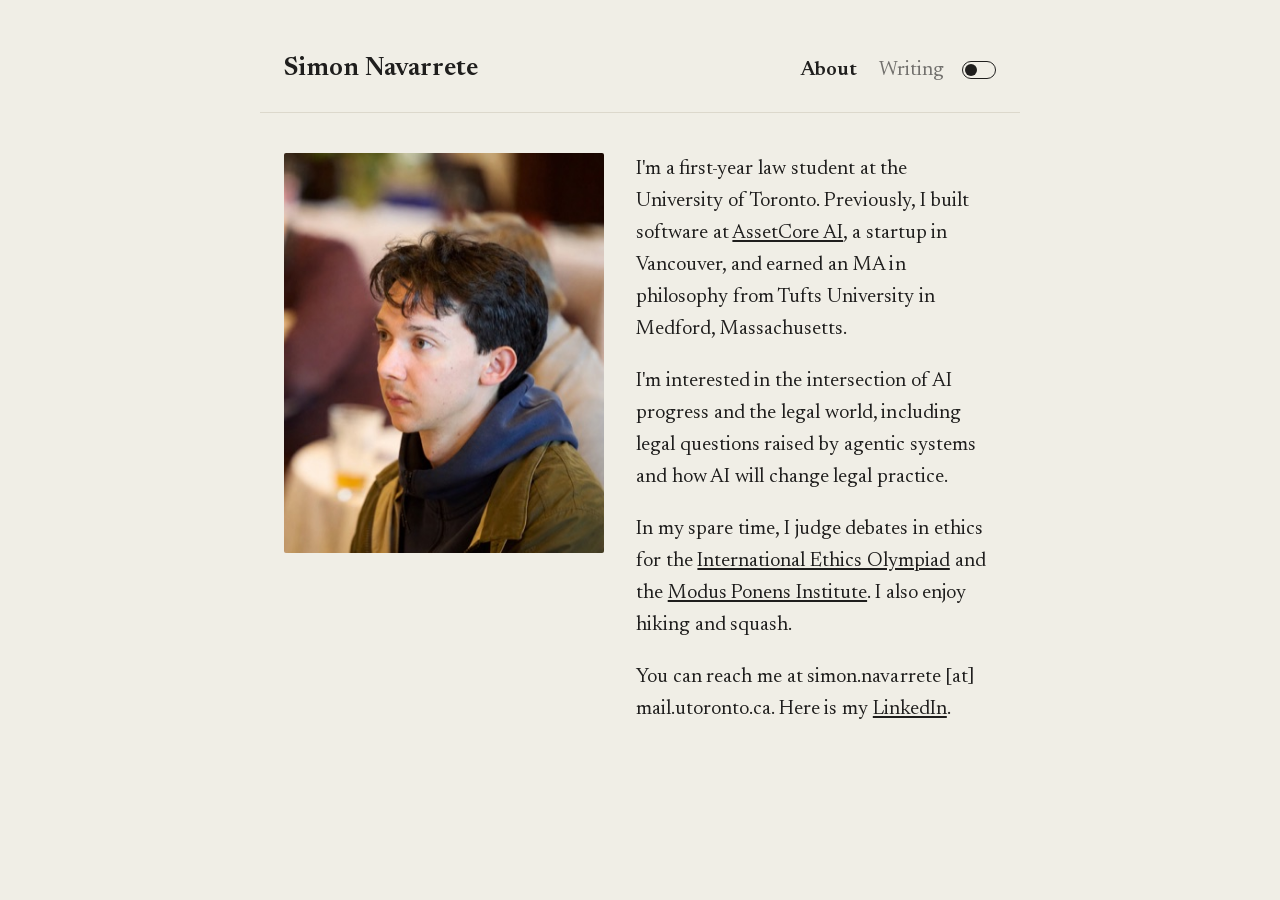
<file: index.html>
<!doctype html>
<html lang="en">
<head>
  <meta charset="utf-8">
  <meta name="viewport" content="width=device-width, initial-scale=1">
  <title>Simon Navarrete</title>
  <link rel="canonical" href="https://simonnavarrete.com/">
  <link rel="icon" type="image/svg+xml" href="data:image/svg+xml,%3Csvg xmlns='http://www.w3.org/2000/svg' viewBox='0 0 256 256'%3E%3Crect width='256' height='256' rx='24' fill='%23F0EFEA'/%3E%3Ctext x='50%25' y='50%25' fill='%23141413' font-family='Times New Roman,serif' font-size='230' font-weight='700' text-anchor='middle' dominant-baseline='central'%3ES%3C/text%3E%3C/svg%3E">
  <link rel="apple-touch-icon" sizes="256x256" href="/assets/icons/s-webclip-256.png">
  <script>
    (function(){
      var t = localStorage.getItem('theme')
        || (matchMedia('(prefers-color-scheme: dark)').matches ? 'dark' : 'light');
      document.documentElement.setAttribute('data-theme', t);
    })();
  </script>
  <link rel="stylesheet" href="/styles.css">
</head>
<body>
  <header class="nav">
    <a class="wordmark" href="/">Simon Navarrete</a>
    <div class="nav-right">
      <nav>
        <a href="/" aria-current="page">About</a>
        <a href="/writing">Writing</a>
      </nav>
      <theme-toggle></theme-toggle>
    </div>
  </header>

  <main>
    <div class="about">
      <img class="portrait" src="/assets/images/portrait.jpg" alt="Simon Navarrete">
      <div class="about-text">
        <p>I'm a first-year law student at the University of Toronto. Previously, I built software at <a href="https://assetcore.ai/" target="_blank" rel="noopener noreferrer">AssetCore AI</a>, a startup in Vancouver, and earned an MA in philosophy from Tufts University in Medford, Massachusetts.</p>
        <p>I'm interested in the intersection of AI progress and the legal world, including legal questions raised by agentic systems and how AI will change legal practice.</p>
        <p>In my spare time, I judge debates in ethics for the <a href="https://ethicsolympiad.org/" target="_blank" rel="noopener noreferrer">International Ethics Olympiad</a> and the <a href="https://www.modusponensinstitute.com/" target="_blank" rel="noopener noreferrer">Modus Ponens Institute</a>. I also enjoy hiking and squash.</p>
        <p>You can reach me at simon.navarrete [at] mail.utoronto.ca. Here is my <a href="https://www.linkedin.com/in/simon-navarrete" target="_blank" rel="noopener noreferrer">LinkedIn</a>.</p>
      </div>
    </div>
  </main>

  <script src="/site.js"></script>
  <script type="module" src="https://static.cloudflareinsights.com/beacon.min.js" data-cf-beacon='{"token": "d3d9da65a55c4f66a4def05b894d01e7"}'></script>
</body>
</html>
</file>
<file: styles.css>
:root{                       /* light — the default */
  --bg:#f0eee6; --ink:#1f1e1d; --hover:#5e5d59;
  --line:#dcd8cc; --maxw:760px;
}
[data-theme="dark"]{
  --bg:#1f1e1d; --ink:#f0eee6; --hover:#b0aea5; --line:#3a3833;
}
@font-face{
  font-family:"Newsreader"; src:url("/assets/fonts/newsreader.woff2") format("woff2");
  font-weight:400 600; font-display:swap;
}
*{box-sizing:border-box;}
body{margin:0; background:var(--bg); color:var(--ink);
  font-family:"Newsreader","Times New Roman",serif;
  font-size:20px; line-height:1.6; font-optical-sizing:auto;}
.nav,main{max-width:var(--maxw); margin:0 auto; padding:0 24px;}
.nav{display:flex; justify-content:space-between; align-items:baseline;
  padding:46px 24px 18px; border-bottom:1px solid var(--line); margin-bottom:40px;}
.nav-right{display:flex; align-items:center; gap:18px;}
.wordmark{font-weight:600; font-size:1.3em; text-decoration:none; color:var(--ink);}
.nav nav a{color:var(--ink); opacity:.6; text-decoration:none; margin-left:18px;
  display:inline-block; padding:8px 0;}                 /* padding = tap target */
.nav nav a[aria-current="page"]{opacity:1; font-weight:600;}
theme-toggle{display:contents;}
.toggle{width:34px; height:18px; border:0; background:none; padding:0;
  display:grid; place-items:center; position:relative; cursor:pointer;}
.toggle-track{display:block; width:34px; height:18px; border:1px solid var(--ink);
  border-radius:999px; background:var(--bg); position:relative;}
.toggle-knob{display:block; position:absolute; left:2px; bottom:2px; width:12px; height:12px;
  border-radius:50%; background:var(--ink); transform:translateX(0);}
.toggle:focus{outline:0;}
[data-theme="dark"] .toggle-track{background:var(--ink);}
[data-theme="dark"] .toggle-knob{background:var(--bg); transform:translateX(16px);}
a{color:var(--ink); text-decoration:underline; text-underline-offset:2px;}
a:not(.wordmark):hover{color:var(--hover);}
img.portrait{width:320px; aspect-ratio:4/5; object-fit:cover;
  border-radius:2px; flex:none;}
.about{display:flex; gap:32px; align-items:flex-start;}  /* image left, text right */
.about-text{flex:1; word-spacing:.035em;}
.about-text>:first-child{margin-top:0;}                  /* align text top with image */
@media (max-width:700px){                                /* mobile */
  .about{flex-direction:column; gap:16px;}               /* stack image + text, center image */
  img.portrait{width:100%; max-width:280px; align-self:center;}
  main{padding:0 20px;}
  .nav{display:block; position:sticky; top:0; z-index:10;
    background:var(--bg); padding:18px 20px 10px; margin-bottom:32px;}
  .wordmark{display:flex; align-items:center; min-height:44px; padding-right:60px;
    white-space:nowrap; font-size:clamp(30px, 8.2vw, 32px); line-height:1.1;}
  .nav-right{display:block;}
  .nav nav{display:flex; align-items:center; gap:28px; min-height:44px; margin-top:4px;}
  .nav nav a{margin-left:0; padding:10px 0; font-size:19px; line-height:24px;}
  .toggle{position:absolute; top:18px; right:18px; width:44px; height:44px;
    border:0; background:none;}
  .toggle-track{width:40px; height:20px;}
  .toggle-knob{width:14px; height:14px;}
  [data-theme="dark"] .toggle-knob{transform:translateX(20px);}
}
@media (prefers-reduced-motion:no-preference){
  body{transition:background-color .2s linear, color .2s linear;}
  .nav{transition:background-color .2s ease, border-color .2s ease;}
  .wordmark,.nav nav a,main a{transition:color .2s linear;}
  .toggle-track{transition:background-color .2s ease, border-color .2s ease;}
  .toggle-knob{transition:background-color .2s ease, transform .2s ease;}
}
</file>
